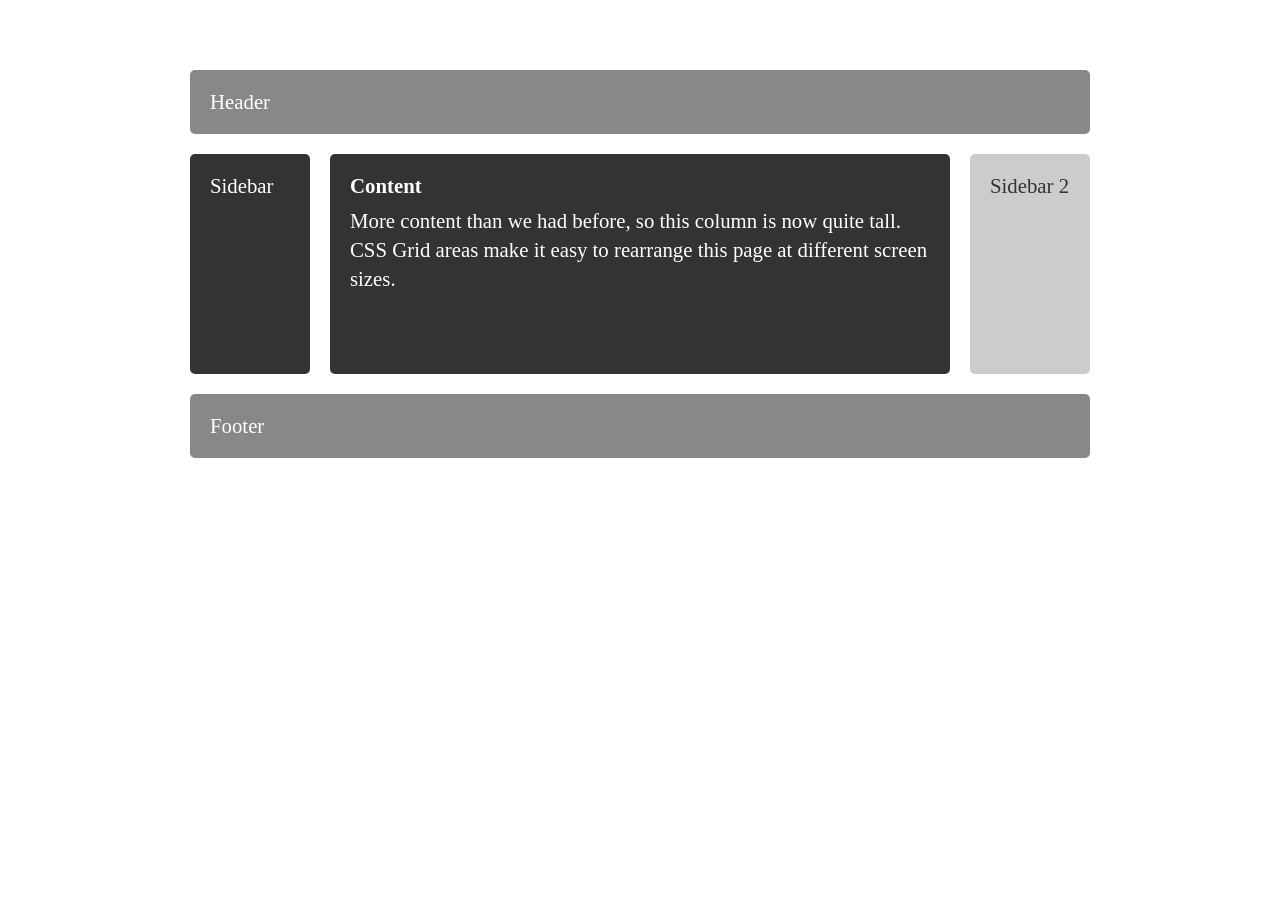
<file: Session2/EX-3/index.html>
<!DOCTYPE html>
<html lang="en">
<head>
  <meta charset="UTF-8">
  <meta name="viewport" content="width=device-width, initial-scale=1.0">
  <title>Exercise 3 - Responsive Grid Areas</title>
  <link rel="stylesheet" href="styles.css">
</head>
<body>
  <div class="layout">
    <header>Header</header>
    <aside class="sidebar-one">Sidebar</aside>
    <main>
      <h1>Content</h1>
      <p>More content than we had before, so this column is now quite tall. CSS Grid areas make it easy to rearrange this page at different screen sizes.</p>
    </main>
    <aside class="sidebar-two">Sidebar 2</aside>
    <footer>Footer</footer>
  </div>
</body>
</html>
</file>
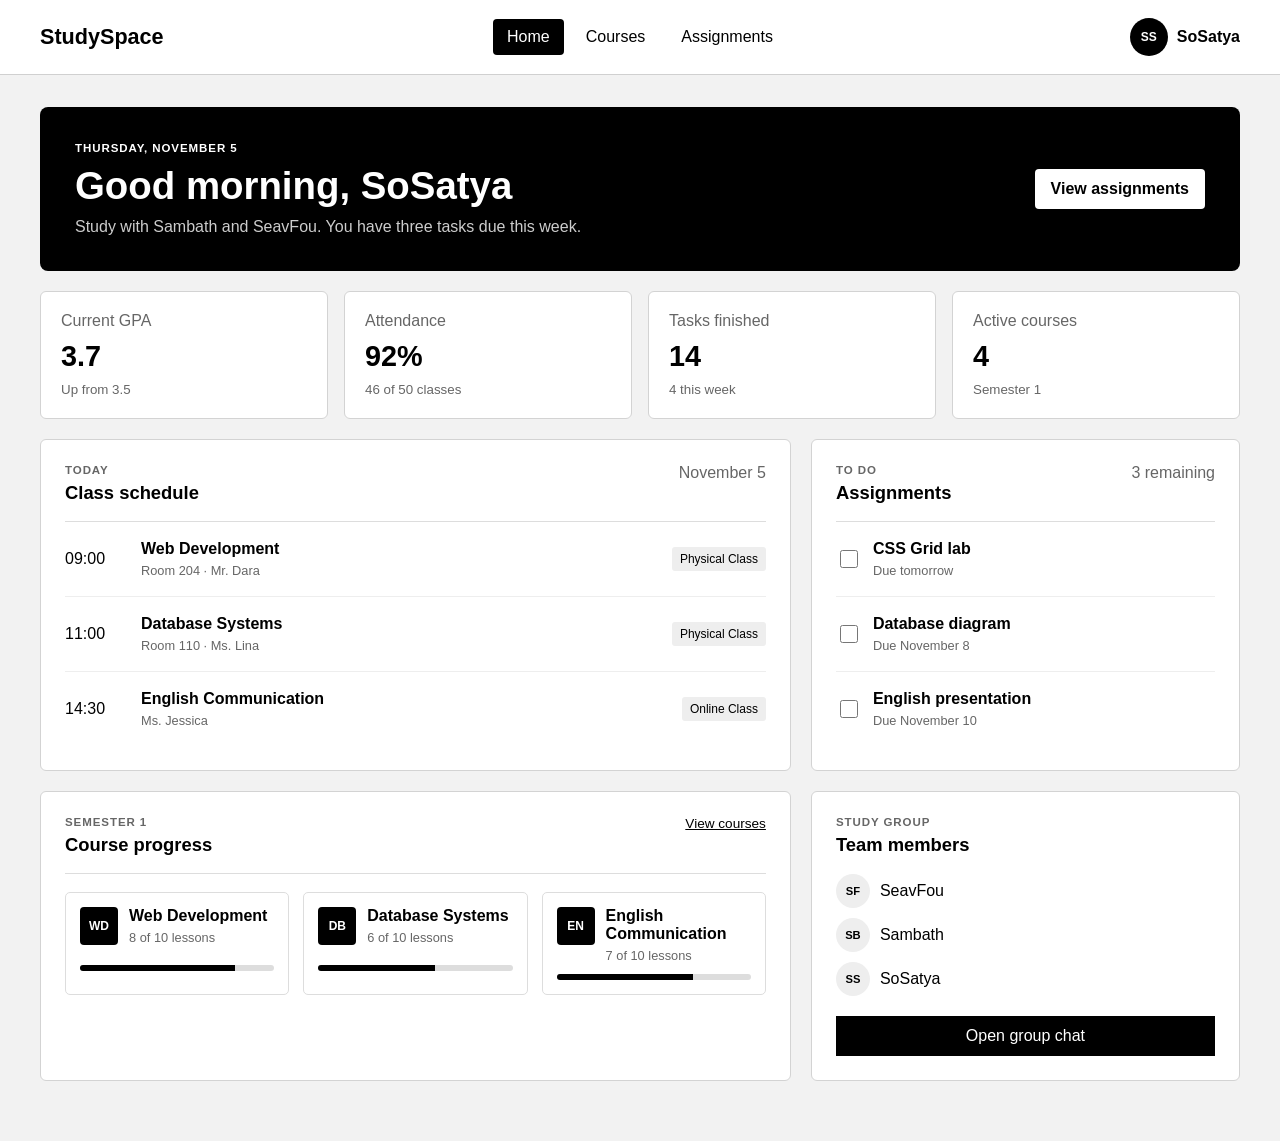
<file: Session2/EX-5/index.html>
<!DOCTYPE html>
<html lang="en">
<head>
  <meta charset="UTF-8">
  <meta name="viewport" content="width=device-width, initial-scale=1.0">
  <title>Exercise 5 - Student Dashboard</title>
  <link rel="stylesheet" href="styles.css">
</head>
<body>
  <header class="topbar">
    <a class="logo" href="#">StudySpace</a>
    <nav aria-label="Main navigation">
      <a class="active" href="#home">Home</a>
      <a href="#courses">Courses</a>
      <a href="#assignments">Assignments</a>
    </nav>
    <div class="profile" aria-label="Student profile">
      <span class="avatar">SS</span>
      <span>SoSatya</span>
    </div>
  </header>

  <main id="home">
    <section class="welcome">
      <div>
        <p>THURSDAY, NOVEMBER 5</p>
        <h1>Good morning, SoSatya</h1>
        <span>Study with Sambath and SeavFou. You have three tasks due this week.</span>
      </div>
      <a href="#assignments">View assignments</a>
    </section>

    <section class="summary" aria-label="Study summary">
      <article><span>Current GPA</span><strong>3.7</strong><small>Up from 3.5</small></article>
      <article><span>Attendance</span><strong>92%</strong><small>46 of 50 classes</small></article>
      <article><span>Tasks finished</span><strong>14</strong><small>4 this week</small></article>
      <article><span>Active courses</span><strong>4</strong><small>Semester 1</small></article>
    </section>

    <section class="dashboard-grid">
      <article class="panel schedule">
        <div class="panel-header">
          <div><span class="label">TODAY</span><h2>Class schedule</h2></div>
          <time datetime="2026-11-05">November 5</time>
        </div>

        <div class="class-row">
          <time datetime="09:00">09:00</time>
          <div><strong>Web Development</strong><span>Room 204 · Mr. Dara</span></div>
          <span class="status">Physical Class</span>
        </div>
        <div class="class-row">
          <time datetime="11:00">11:00</time>
          <div><strong>Database Systems</strong><span>Room 110 · Ms. Lina</span></div>
          <span class="status">Physical Class</span>
        </div>
        <div class="class-row">
          <time datetime="14:30">14:30</time>
          <div><strong>English Communication</strong><span>Ms. Jessica</span></div>
          <span class="status">Online Class</span>
        </div>
      </article>

      <article class="panel assignments" id="assignments">
        <div class="panel-header">
          <div><span class="label">TO DO</span><h2>Assignments</h2></div>
          <span>3 remaining</span>
        </div>

        <label class="task">
          <input type="checkbox">
          <span><strong>CSS Grid lab</strong><small>Due tomorrow</small></span>
        </label>
        <label class="task">
          <input type="checkbox">
          <span><strong>Database diagram</strong><small>Due November 8</small></span>
        </label>
        <label class="task">
          <input type="checkbox">
          <span><strong>English presentation</strong><small>Due November 10</small></span>
        </label>
      </article>

      <article class="panel course-panel" id="courses">
        <div class="panel-header">
          <div><span class="label">SEMESTER 1</span><h2>Course progress</h2></div>
          <a href="#courses">View courses</a>
        </div>

        <div class="course-grid">
          <div class="course-card">
            <span>WD</span>
            <div><strong>Web Development</strong><small>8 of 10 lessons</small></div>
            <div class="progress"><span class="progress-80"></span></div>
          </div>
          <div class="course-card">
            <span>DB</span>
            <div><strong>Database Systems</strong><small>6 of 10 lessons</small></div>
            <div class="progress"><span class="progress-60"></span></div>
          </div>
          <div class="course-card">
            <span>EN</span>
            <div><strong>English Communication</strong><small>7 of 10 lessons</small></div>
            <div class="progress"><span class="progress-70"></span></div>
          </div>
        </div>
      </article>

      <article class="panel study-group">
        <span class="label">STUDY GROUP</span>
        <h2>Team members</h2>
        <div class="members">
          <span class="member"><b>SF</b> SeavFou</span>
          <span class="member"><b>SB</b> Sambath</span>
          <span class="member"><b>SS</b> SoSatya</span>
        </div>
        <button type="button">Open group chat</button>
      </article>
    </section>
  </main>
</body>
</html>
</file>
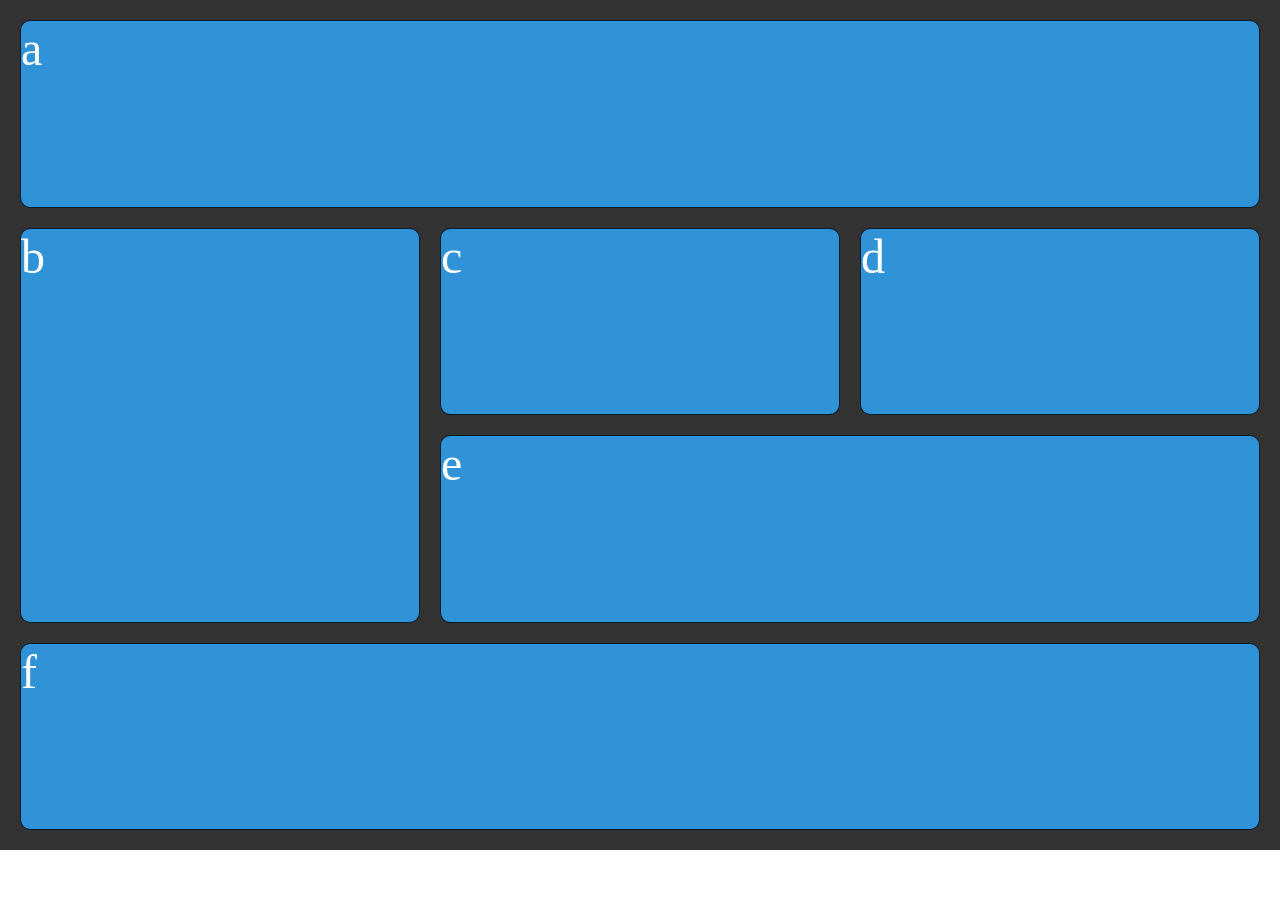
<file: START-CODE/EX-1/index.html>
<!DOCTYPE html>
<html lang="en">
<head>
    <meta charset="UTF-8">
    <meta name="viewport" content="width=device-width, initial-scale=1.0">
    <title>Grid</title>
    <link rel="stylesheet" href="style.css">
</head>
<body>
    <div class="wrapper">
        <div class="item a">a</div>
        <div class="item b">b</div>
        <div class="item c">c</div>  
        <div class="item d">d</div>
        <div class="item e">e</div>
        <div class="item f">f</div>  
      </div>
</body>
</html>
</file>
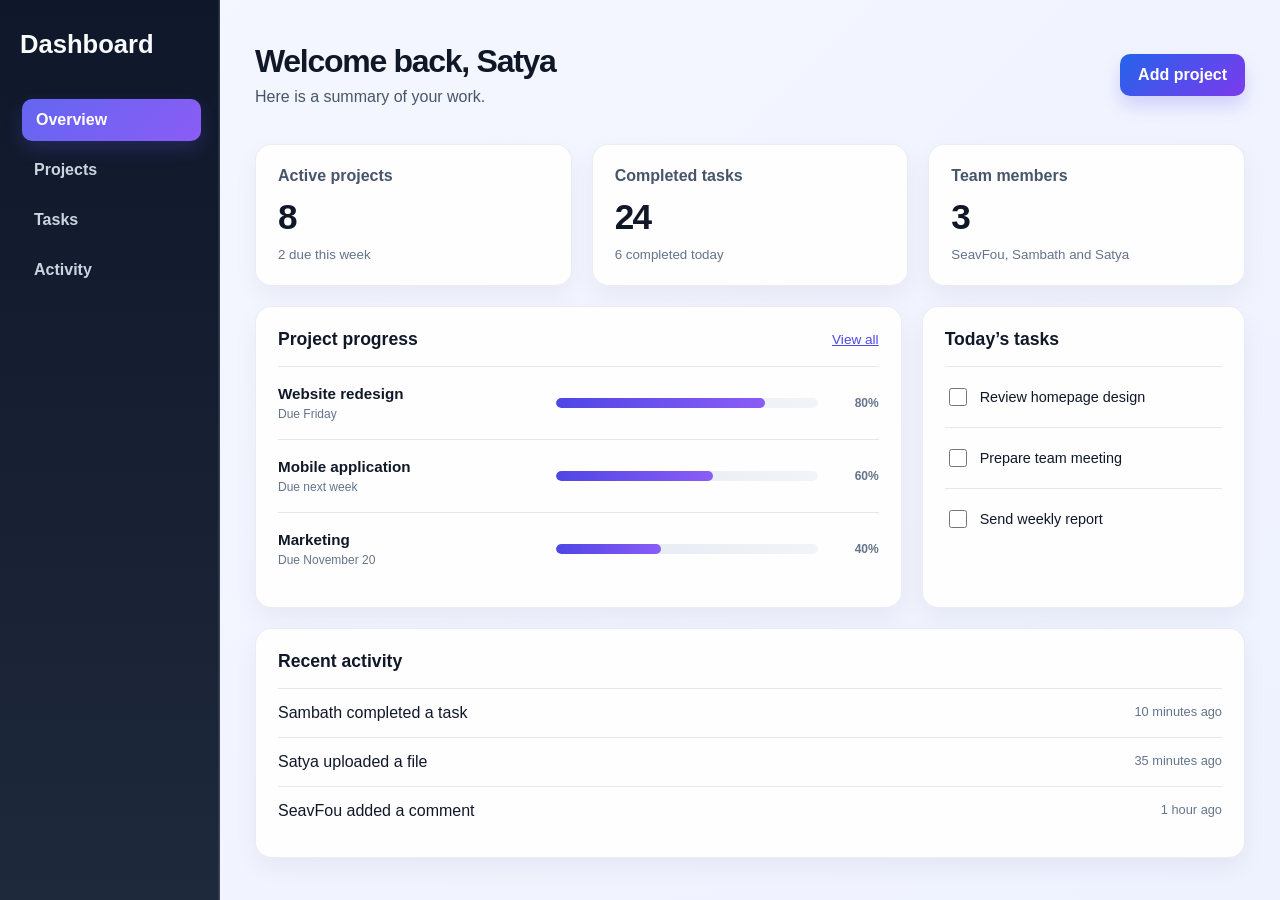
<file: START-CODE/EX-4/index.html>
<!DOCTYPE html>
<html lang="en">
<head>
  <meta charset="UTF-8">
  <meta name="viewport" content="width=device-width, initial-scale=1.0">
  <title>Simple Dashboard</title>
  <link rel="stylesheet" href="styles.css">
</head>
<body>
  <div class="dashboard">
    <aside class="sidebar">
      <h1>Dashboard</h1>

      <nav aria-label="Main navigation">
        <a class="active" href="#overview">Overview</a>
        <a href="#projects">Projects</a>
        <a href="#tasks">Tasks</a>
        <a href="#activity">Activity</a>
      </nav>
    </aside>

    <main>
      <header class="page-header">
        <div>
          <h2>Welcome back, Satya</h2>
          <p>Here is a summary of your work.</p>
        </div>
        <button type="button">Add project</button>
      </header>

      <section class="stats" id="overview" aria-label="Dashboard statistics">
        <article class="card stat-card">
          <p>Active projects</p>
          <strong>8</strong>
          <small>2 due this week</small>
        </article>

        <article class="card stat-card">
          <p>Completed tasks</p>
          <strong>24</strong>
          <small>6 completed today</small>
        </article>

        <article class="card stat-card">
          <p>Team members</p>
          <strong>3</strong>
          <small>SeavFou, Sambath and Satya</small>
        </article>
      </section>

      <section class="content-grid">
        <article class="card projects" id="projects">
          <div class="card-header">
            <h3>Project progress</h3>
            <a href="#projects">View all</a>
          </div>

          <div class="project-row">
            <div class="project-info">
              <strong>Website redesign</strong>
              <span>Due Friday</span>
            </div>
            <div class="progress">
              <span class="progress-bar progress-80"></span>
            </div>
            <span class="project-percent">80%</span>
          </div>

          <div class="project-row">
            <div class="project-info">
              <strong>Mobile application</strong>
              <span>Due next week</span>
            </div>
            <div class="progress">
              <span class="progress-bar progress-60"></span>
            </div>
            <span class="project-percent">60%</span>
          </div>

          <div class="project-row">
            <div class="project-info">
              <strong>Marketing</strong>
              <span>Due November 20</span>
            </div>
            <div class="progress">
              <span class="progress-bar progress-40"></span>
            </div>
            <span class="project-percent">40%</span>
          </div>
        </article>

        <article class="card" id="tasks">
          <div class="card-header">
            <h3>Today’s tasks</h3>
          </div>

          <ul class="task-list">
            <li><input type="checkbox" id="task-1"><label for="task-1">Review homepage design</label></li>
            <li><input type="checkbox" id="task-2"><label for="task-2">Prepare team meeting</label></li>
            <li><input type="checkbox" id="task-3"><label for="task-3">Send weekly report</label></li>
          </ul>
        </article>

        <article class="card activity" id="activity">
          <div class="card-header">
            <h3>Recent activity</h3>
          </div>

          <ul>
            <li><span>Sambath completed a task</span><time>10 minutes ago</time></li>
            <li><span>Satya uploaded a file</span><time>35 minutes ago</time></li>
            <li><span>SeavFou added a comment</span><time>1 hour ago</time></li>
          </ul>
        </article>
      </section>
    </main>
  </div>
</body>
</html>
</file>
<file: Session2/EX-3/styles.css>
* {
  box-sizing: border-box;
}

body {
  margin: 0;
  padding: 30px;
  color: #ffffff;
  background-color: #ffffff;
  font-family: Georgia, serif;
  font-size: 1.3rem;
}

.layout {
  display: grid;
  grid-template-columns: 120px minmax(0, 1fr) 120px;
  grid-template-areas:
    "header header header"
    "sidebar content sidebar-two"
    "footer footer footer";
  gap: 20px;
  width: min(900px, 100%);
  margin: 40px auto;
}

header,
aside,
main,
footer {
  padding: 20px;
  border-radius: 5px;
}

header,
footer {
  background-color: #888888;
}

header {
  grid-area: header;
}

.sidebar-one {
  grid-area: sidebar;
  background-color: #333333;
}

main {
  grid-area: content;
  min-height: 220px;
  background-color: #333333;
}

main h1 {
  margin: 0 0 8px;
  font-size: inherit;
}

main p {
  margin: 0;
  line-height: 1.4;
}

.sidebar-two {
  grid-area: sidebar-two;
  color: #333333;
  background-color: #cccccc;
}

footer {
  grid-area: footer;
}

@media (max-width: 700px) {
  .layout {
    grid-template-columns: 120px minmax(0, 1fr);
    grid-template-areas:
      "header header"
      "sidebar content"
      "sidebar-two sidebar-two"
      "footer footer";
  }
}

@media (max-width: 480px) {
  body {
    padding: 15px;
  }

  .layout {
    grid-template-columns: 1fr;
    grid-template-areas:
      "header"
      "sidebar"
      "content"
      "sidebar-two"
      "footer";
    margin: 10px auto;
  }
}
</file>
<file: Session2/EX-5/styles.css>
* {
  box-sizing: border-box;
}

html {
  scroll-behavior: smooth;
}

body {
  margin: 0;
  color: #000000;
  background-color: #f2f2f2;
  font-family: Arial, sans-serif;
}

a {
  color: inherit;
  text-decoration: none;
}

button,
input {
  font: inherit;
}

.topbar {
  display: grid;
  grid-template-columns: 1fr auto 1fr;
  align-items: center;
  gap: 25px;
  padding: 18px max(24px, calc((100% - 1200px) / 2));
  background-color: #ffffff;
  border-bottom: 1px solid #d0d0d0;
}

.logo {
  font-size: 1.35rem;
  font-weight: bold;
}

.topbar nav {
  display: flex;
  gap: 8px;
}

.topbar nav a {
  padding: 9px 14px;
  border-radius: 4px;
}

.topbar nav a:hover,
.topbar nav a.active {
  color: #ffffff;
  background-color: #000000;
}

.profile {
  display: flex;
  align-items: center;
  justify-content: flex-end;
  gap: 9px;
  font-weight: bold;
}

.avatar {
  display: grid;
  place-items: center;
  width: 38px;
  height: 38px;
  color: #ffffff;
  background-color: #000000;
  border-radius: 50%;
  font-size: 0.75rem;
}

main {
  width: min(1200px, calc(100% - 40px));
  margin: 32px auto 60px;
}

.welcome {
  display: flex;
  align-items: center;
  justify-content: space-between;
  gap: 25px;
  padding: 35px;
  color: #ffffff;
  background-color: #000000;
  border-radius: 8px;
}

.welcome p,
.welcome h1,
.welcome span {
  margin: 0 0 10px;
}

.welcome p,
.label {
  font-size: 0.72rem;
  font-weight: bold;
  letter-spacing: 0.08em;
}

.welcome h1 {
  font-size: clamp(1.7rem, 4vw, 2.4rem);
}

.welcome > div > span {
  color: #cccccc;
}

.welcome a {
  flex: 0 0 auto;
  padding: 11px 16px;
  color: #000000;
  background-color: #ffffff;
  border-radius: 4px;
  font-weight: bold;
}

.summary {
  display: grid;
  grid-template-columns: repeat(4, 1fr);
  gap: 16px;
  margin: 20px 0;
}

.summary article,
.panel {
  background-color: #ffffff;
  border: 1px solid #d3d3d3;
  border-radius: 6px;
}

.summary article {
  padding: 20px;
}

.summary article > span,
.summary small,
.panel-header > span,
.panel-header time,
.class-row div span,
.course-card small,
.task small {
  color: #666666;
}

.summary strong {
  display: block;
  margin: 10px 0 7px;
  font-size: 1.8rem;
}

.dashboard-grid {
  display: grid;
  grid-template-columns: minmax(0, 1.4fr) minmax(300px, 0.8fr);
  gap: 20px;
}

.panel {
  padding: 24px;
}

.panel-header {
  display: flex;
  align-items: flex-start;
  justify-content: space-between;
  gap: 15px;
  padding-bottom: 17px;
  border-bottom: 1px solid #dddddd;
}

.label {
  display: block;
  margin-bottom: 6px;
  color: #666666;
}

.panel h2 {
  margin: 0;
  font-size: 1.15rem;
}

.panel-header a {
  font-size: 0.85rem;
  text-decoration: underline;
}

.class-row {
  display: grid;
  grid-template-columns: 60px minmax(0, 1fr) auto;
  align-items: center;
  gap: 16px;
  padding: 18px 0;
  border-bottom: 1px solid #eeeeee;
}

.class-row:last-child {
  border-bottom: 0;
}

.class-row div strong,
.class-row div span,
.task strong,
.task small,
.course-card strong,
.course-card small {
  display: block;
}

.class-row div span,
.task small,
.course-card small {
  margin-top: 5px;
  font-size: 0.8rem;
}

.status {
  padding: 5px 8px;
  background-color: #eeeeee;
  border-radius: 3px;
  font-size: 0.75rem;
}

.task {
  display: flex;
  align-items: center;
  gap: 12px;
  padding: 18px 0;
  border-bottom: 1px solid #eeeeee;
}

.task:last-child {
  border-bottom: 0;
}

.task input {
  width: 18px;
  height: 18px;
  accent-color: #000000;
}

.task input:checked + span {
  color: #777777;
  text-decoration: line-through;
}

.course-panel {
  grid-column: 1 / 2;
}

.course-grid {
  display: grid;
  grid-template-columns: repeat(3, 1fr);
  gap: 14px;
  margin-top: 18px;
}

.course-card {
  display: grid;
  grid-template-columns: auto 1fr;
  gap: 11px;
  padding: 14px;
  border: 1px solid #dddddd;
  border-radius: 5px;
}

.course-card > span {
  display: grid;
  place-items: center;
  width: 38px;
  height: 38px;
  color: #ffffff;
  background-color: #000000;
  border-radius: 4px;
  font-size: 0.75rem;
  font-weight: bold;
}

.progress {
  grid-column: 1 / -1;
  height: 6px;
  overflow: hidden;
  background-color: #dddddd;
  border-radius: 10px;
}

.progress span {
  display: block;
  height: 100%;
  background-color: #000000;
}

.progress-80 { width: 80%; }
.progress-60 { width: 60%; }
.progress-70 { width: 70%; }

.study-group h2 {
  margin-bottom: 18px;
}

.members {
  display: grid;
  gap: 10px;
}

.member {
  display: flex;
  align-items: center;
  gap: 10px;
}

.member b {
  display: grid;
  place-items: center;
  width: 34px;
  height: 34px;
  background-color: #eeeeee;
  border-radius: 50%;
  font-size: 0.7rem;
}

.study-group button {
  width: 100%;
  margin-top: 20px;
  padding: 10px;
  color: #ffffff;
  background-color: #000000;
  border: 1px solid #000000;
  cursor: pointer;
}

@media (max-width: 900px) {
  .summary {
    grid-template-columns: repeat(2, 1fr);
  }

  .dashboard-grid {
    grid-template-columns: 1fr;
  }

  .course-panel {
    grid-column: auto;
  }
}

@media (max-width: 700px) {
  .topbar {
    grid-template-columns: 1fr auto;
  }

  .topbar nav {
    grid-column: 1 / -1;
    grid-row: 2;
    justify-content: center;
  }

  .welcome {
    align-items: flex-start;
    flex-direction: column;
  }

  .course-grid {
    grid-template-columns: 1fr;
  }
}

@media (max-width: 500px) {
  main {
    width: min(100% - 24px, 1200px);
    margin-top: 12px;
  }

  .topbar {
    padding: 14px;
  }

  .profile > span:last-child {
    display: none;
  }

  .topbar nav {
    gap: 2px;
  }

  .topbar nav a {
    padding-inline: 9px;
    font-size: 0.85rem;
  }

  .welcome,
  .panel {
    padding: 20px;
  }

  .summary {
    grid-template-columns: 1fr;
  }

  .class-row {
    grid-template-columns: 50px 1fr;
  }

  .status {
    grid-column: 2;
    justify-self: start;
  }
}
</file>
<file: START-CODE/EX-1/style.css>
/* Styling only */
body {
  margin: 0;
}

.wrapper {
  background-color: #333333;
  color: #444;
  padding: 20px;  
  display: grid;
  grid-template-columns: repeat(3, 1fr);
  grid-template-rows: repeat(4, 1fr);
  gap: 20px;


  height: 90vh;
}

.item {
  background-color: #3092d7;
  color: #fff;
  border-radius: 10px;
  border: 1px solid rgba(0, 0, 0, 0.8);
  font-size: 3em;
}

/* Layouting only  (your work)*/
.a{
  grid-column: span 3;
}
.b{
  grid-row: span 2;
}
.e{
  grid-column: span 2;
}
.f{
  grid-column: span 3;
}
</file>
<file: START-CODE/EX-4/styles.css>
* {
  box-sizing: border-box;
}

html {
  scroll-behavior: smooth;
}

body {
  margin: 0;
  background: linear-gradient(135deg, #f5f7ff 0%, #eef2ff 100%);
  color: #101828;
  font-family: "Segoe UI", Arial, sans-serif;
}

a {
  color: #101828;
  text-decoration: none;
  transition: color 0.2s ease, background-color 0.2s ease, transform 0.2s ease;
}

button,
input {
  font: inherit;
}

.dashboard {
  display: grid;
  grid-template-columns: 220px 1fr;
  min-height: 100vh;
}

.sidebar {
  padding: 30px 20px;
  background: linear-gradient(180deg, #0f172a 0%, #1e293b 100%);
  border-right: 1px solid rgba(148, 163, 184, 0.25);
  box-shadow: inset -1px 0 0 rgba(255, 255, 255, 0.08);
}

.sidebar h1 {
  margin: 0 0 40px;
  font-size: 1.6rem;
  font-weight: 700;
  color: #f8fafc;
}

.sidebar nav {
  display: grid;
  gap: 8px;
}

.sidebar nav a {
  padding: 12px 14px;
  border-radius: 10px;
  color: #cbd5e1;
  font-weight: 600;
}

.sidebar nav a:hover,
.sidebar nav a.active {
  color: #ffffff;
  background: linear-gradient(135deg, #6366f1 0%, #8b5cf6 100%);
  box-shadow: 0 8px 18px rgba(99, 102, 241, 0.2);
  transform: translateX(2px);
}

main {
  width: 100%;
  max-width: 1300px;
  margin: 0 auto;
  padding: 35px;
}

.page-header {
  display: flex;
  align-items: center;
  justify-content: space-between;
  gap: 20px;
  margin-bottom: 30px;
  padding: 8px 0;
}

.page-header h2 {
  margin: 0 0 8px;
  font-size: 2rem;
  letter-spacing: -0.04em;
}

.page-header p {
  margin: 0;
  color: #475569;
}

.page-header button {
  padding: 12px 18px;
  color: #ffffff;
  background: linear-gradient(135deg, #2563eb 0%, #7c3aed 100%);
  border: 0;
  border-radius: 10px;
  cursor: pointer;
  font-weight: 700;
  box-shadow: 0 10px 18px rgba(79, 70, 229, 0.2);
  transition: transform 0.2s ease, box-shadow 0.2s ease;
}

.page-header button:hover {
  color: #ffffff;
  transform: translateY(-1px);
  box-shadow: 0 12px 20px rgba(79, 70, 229, 0.28);
}

.stats {
  display: grid;
  grid-template-columns: repeat(3, 1fr);
  gap: 20px;
  margin-bottom: 20px;
}

.card {
  padding: 22px;
  background-color: rgba(255, 255, 255, 0.9);
  border: 1px solid rgba(148, 163, 184, 0.2);
  border-radius: 16px;
  box-shadow: 0 10px 24px rgba(15, 23, 42, 0.05);
}

.stat-card p {
  margin: 0 0 12px;
  color: #475569;
  font-weight: 600;
}

.stat-card strong {
  display: block;
  margin-bottom: 8px;
  font-size: 2.2rem;
  letter-spacing: -0.05em;
}

.stat-card small {
  color: #64748b;
}

.content-grid {
  display: grid;
  grid-template-columns: 2fr 1fr;
  gap: 20px;
}

.card-header {
  display: flex;
  align-items: center;
  justify-content: space-between;
  gap: 15px;
  padding-bottom: 16px;
  border-bottom: 1px solid #e2e8f0;
}

.card-header h3 {
  margin: 0;
  font-size: 1.1rem;
}

.card-header a {
  font-size: 0.85rem;
  text-decoration: underline;
  color: #4f46e5;
}

.project-row {
  display: grid;
  grid-template-columns: minmax(150px, 1fr) minmax(120px, 1fr) 45px;
  align-items: center;
  gap: 16px;
  padding: 18px 0;
  border-bottom: 1px solid #e2e8f0;
}

.project-row:last-child {
  border-bottom: 0;
}

.project-row strong,
.project-row span {
  display: block;
}

.project-row strong {
  margin-bottom: 5px;
  font-size: 0.95rem;
}

.project-info span,
.project-percent {
  color: #64748b;
  font-size: 0.75rem;
}

.project-percent {
  text-align: right;
  font-weight: 700;
}

.progress {
  height: 10px;
  overflow: hidden;
  background: linear-gradient(90deg, #e2e8f0, #f1f5f9);
  border-radius: 999px;
}

.progress-bar {
  display: block;
  height: 100%;
  border-radius: inherit;
  background: linear-gradient(90deg, #4f46e5 0%, #8b5cf6 100%);
}

.progress-80 {
  width: 80%;
}

.progress-60 {
  width: 60%;
}

.progress-40 {
  width: 40%;
}

.task-list,
.activity ul {
  margin: 0;
  padding: 0;
  list-style: none;
}

.task-list li {
  display: flex;
  align-items: center;
  gap: 10px;
  padding: 18px 0;
  border-bottom: 1px solid #e2e8f0;
}

.task-list li:last-child {
  border-bottom: 0;
}

.task-list input {
  width: 18px;
  height: 18px;
  accent-color: #4f46e5;
}

.task-list label {
  font-size: 0.9rem;
  color: #0f172a;
}

.task-list input:checked + label {
  color: #64748b;
  text-decoration: line-through;
}

.activity {
  grid-column: 1 / -1;
}

.activity li {
  display: flex;
  justify-content: space-between;
  gap: 15px;
  padding: 15px 0;
  border-bottom: 1px solid #e2e8f0;
}

.activity li:last-child {
  border-bottom: 0;
}

.activity time {
  color: #64748b;
  font-size: 0.8rem;
}

@media (max-width: 850px) {
  .dashboard {
    grid-template-columns: 1fr;
  }

  .sidebar {
    padding: 20px;
    border-right: 0;
    border-bottom: 1px solid #d8d8d8;
  }

  .sidebar h1 {
    margin-bottom: 20px;
  }

  .sidebar nav {
    grid-template-columns: repeat(4, 1fr);
  }

  .sidebar nav a {
    text-align: center;
  }

  .stats {
    grid-template-columns: repeat(2, 1fr);
  }

  .content-grid {
    grid-template-columns: 1fr;
  }

  .activity {
    grid-column: auto;
  }
}

@media (max-width: 600px) {
  main {
    padding: 20px;
  }

  .page-header {
    align-items: flex-start;
  }

  .page-header h2 {
    font-size: 1.5rem;
  }

  .page-header button {
    padding: 9px 12px;
  }

  .sidebar nav {
    grid-template-columns: repeat(2, 1fr);
  }

  .stats {
    grid-template-columns: 1fr;
  }

  .project-row {
    grid-template-columns: 1fr auto;
  }

  .project-row .progress {
    grid-column: 1 / -1;
    grid-row: 2;
  }

  .activity li {
    display: grid;
  }
}
</file>
